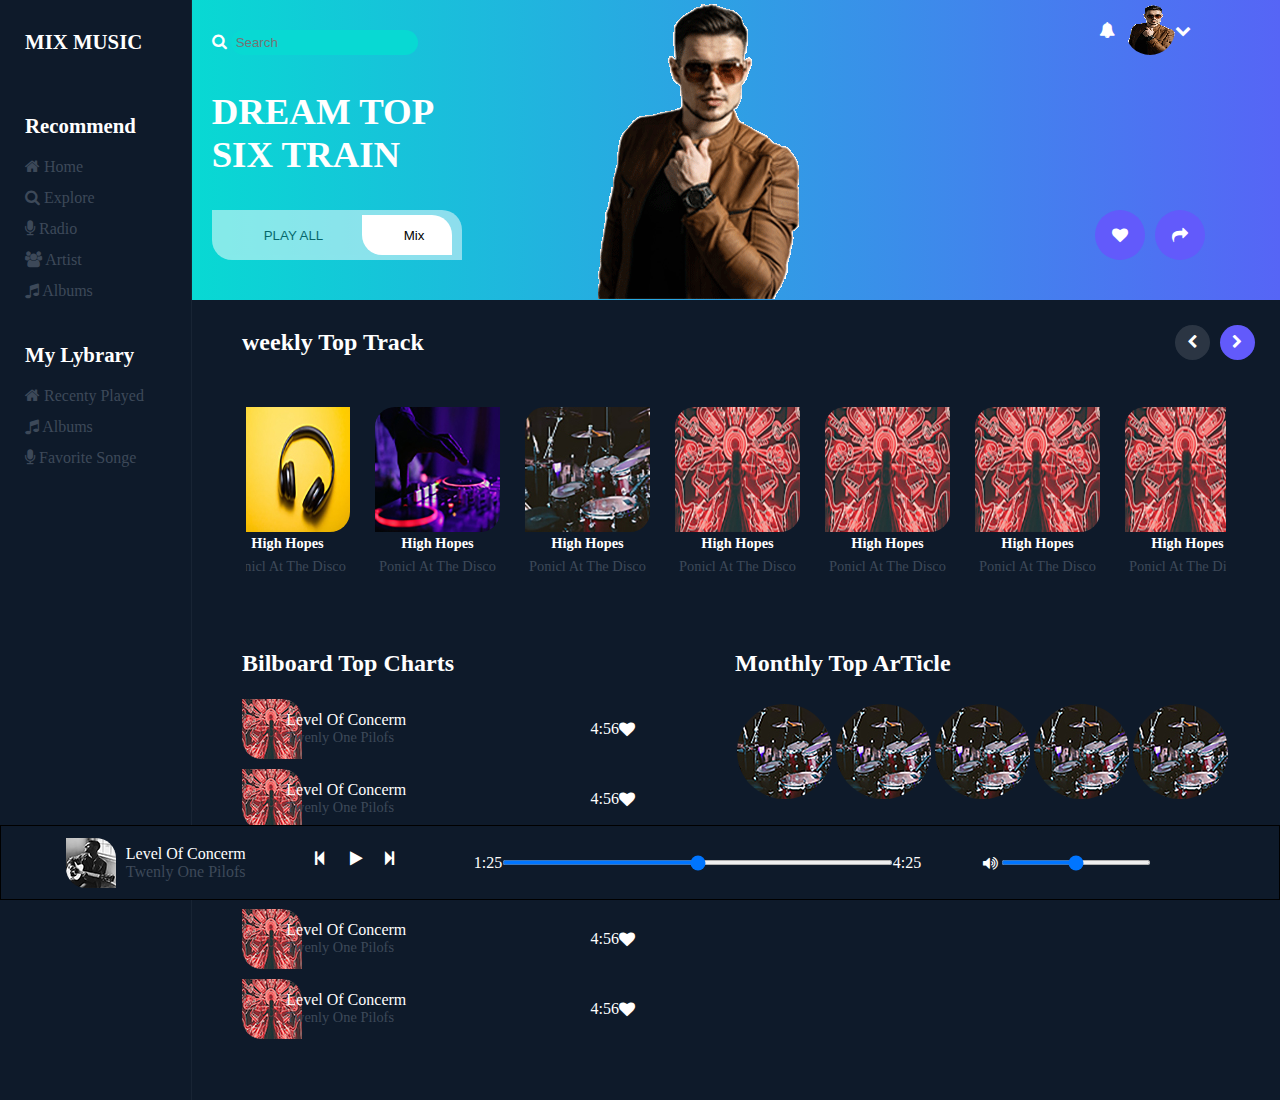
<file: index.html>
<!DOCTYPE html>
<html lang="en">

<head>
    <meta charset="UTF-8">
    <meta http-equiv="X-UA-Compatible" content="IE=edge">
    <meta name="viewport" content="width=device-width, initial-scale=1.0">
    <link rel="stylesheet" href="./css/main.css">
    <link rel="stylesheet" href="https://cdnjs.cloudflare.com/ajax/libs/font-awesome/4.7.0/css/font-awesome.min.css">
    <title>Document</title>
</head>

<body data-barba="wrapper">
    <div class="container">
        <header class="container-left">
            <div>
                <h1>MIX MUSIC</h1>
            </div>
            <div>
                <h2>Recommend</h2>
                <ul>
                    <li>
                        <i class="fa fa-home"></i>
                        <a href="index.html">Home</a>
                    </li>
                    <li>
                        <i class="fa fa-search"></i>
                        <a href="index2.html">Explore</a>
                    </li>
                    <li>
                        <i class="fa fa-microphone"></i>
                        <a href="index3.html">Radio</a>
                    </li>
                    <li>
                        <i class="fa fa-users"></i>
                        <a href="index6.html">Artist</a>
                    </li>
                    <li>
                        <i class="fa fa-music"></i>
                        <a href="index5.html">Albums</a>
                    </li>
                </ul>
            </div>
            <div>
                <h2>My Lybrary</h2>
                <ul>
                    <li>
                        <i class="fa fa-home"></i>
                        <a href="index3.html">Recenty Played</a>
                    </li>
                    <li>
                        <i class="fa fa-music"></i>
                        <a href="index5.html">Albums</a>
                    </li>
                    <li>
                        <i class="fa fa-microphone"></i>
                        <a href="index7.html">Favorite Songe</a>
                    </li>
                </ul>
            </div>
        </header>
        <section class="container-right" data-barba="container" data-barba-namespace="home">
            <div class="top">
                <div class="textinimage">
                    <div class="search">
                        <i class="fa fa-search"></i>
                        <input type="text" placeholder="Search" class="searchbox">
                    </div>
                    <div class="Text">
                        <p>DREAM TOP</p>
                        <p>SIX TRAIN</p>
                    </div>
                    <div class="button">
                        <button type="submit" class="buttoninzior">
                            <i class="fa fa-play"></i>
                            PLAY ALL
                            <button type="submit" class="buttoninone">
                                <i class="fa fa-refresh"></i>
                                Mix
                            </button>
                        </button>
                    </div>
                </div>
                <div class="image">
                    <img src="./image/maksym-tymchyk-jvo1UJ-eQaU-unsplash-removebg-preview.png" alt="" title="">
                </div>
                <div class="panelinleft">
                    <div class="topinpanel">
                        <i class="fa fa-bell"></i>
                        <img src="./image/image2.png" alt="" title="">
                        <i class="fa fa-chevron-down"></i>
                    </div>
                    <div class="bootominpanel">
                        <div id="silder-left">
                            <i class="fa fa-heart"></i>
                        </div>
                        <div id="silder-right">
                            <i class="fa fa-share"></i>
                        </div>
                    </div>
                </div>
            </div>
            <div class="bottom">
                <div class="titleincircle">
                    <h2 class="title">weekly Top Track</h2>
                    <div class="circle">
                        <div id="silder-left" onclick="scorllleft()">
                            <i class="fa fa-chevron-left"></i>
                        </div>
                        <div id="silder-right" onclick="scrollright()">
                            <i class="fa fa-chevron-right"></i>
                        </div>
                    </div>
                </div>
                <div class="silder" id="silder" onmouseover="silderscroll()">
                    <div id="thumbnail">
                        <img src="./image/photo-1513829596324-4bb2800c5efb.jpg" alt="" title="">
                        <h2>High Hopes</h2>
                        <p>Ponicl At The Disco</p>
                    </div>
                    <div id="thumbnail">
                        <img src="./image/photo-1505740420928-5e560c06d30e.jpg" alt="" title="">
                        <h2>High Hopes</h2>
                        <p>Ponicl At The Disco</p>
                    </div>
                    <div id="thumbnail">
                        <img src="./image/photo-1470225620780-dba8ba36b745.jpg" alt="" title="">
                        <h2>High Hopes</h2>
                        <p>Ponicl At The Disco</p>
                    </div>
                    <div id="thumbnail">
                        <img src="./image/photo-1461784121038-f088ca1e7714.jpg" alt="" title="">
                        <h2>High Hopes</h2>
                        <p>Ponicl At The Disco</p>
                    </div>
                    <div id="thumbnail">
                        <img src="./image/photo-1513829596324-4bb2800c5efb.jpg" alt="" title="">
                        <h2>High Hopes</h2>
                        <p>Ponicl At The Disco</p>
                    </div>
                    <div id="thumbnail">
                        <img src="./image/photo-1513829596324-4bb2800c5efb.jpg" alt="" title="">
                        <h2>High Hopes</h2>
                        <p>Ponicl At The Disco</p>
                    </div>
                    <div id="thumbnail">
                        <img src="./image/photo-1513829596324-4bb2800c5efb.jpg" alt="" title="">
                        <h2>High Hopes</h2>
                        <p>Ponicl At The Disco</p>
                    </div>
                    <div id="thumbnail">
                        <img src="./image/photo-1513829596324-4bb2800c5efb.jpg" alt="" title="">
                        <h2>High Hopes</h2>
                        <p>Ponicl At The Disco</p>
                    </div>
                    <div id="thumbnail">
                        <img src="./image/photo-1513829596324-4bb2800c5efb.jpg" alt="" title="">
                        <h2>High Hopes</h2>
                        <p>Ponicl At The Disco</p>
                    </div>
                </div>
                <div class="musicinbottom">
                    <div class="right">
                        <div class="musicinbottominrighttotop">
                            <h2>Bilboard Top Charts</h2>
                        </div>
                        <div class="musicinbottomtorightinbottom">
                            <div>
                                <img src="./image/photo-1513829596324-4bb2800c5efb1.jpg" alt="" title="">
                                <div class="text">
                                    <p>Level Of Concerm</p>
                                    <p>Twenly One Pilofs</p>
                                </div>
                                <div class="icon">
                                    <p>4:56</p>
                                    <i class="fa fa-heart"></i>
                                </div>
                            </div>
                            <div>
                                <img src="./image/photo-1513829596324-4bb2800c5efb1.jpg" alt="" title="">
                                <div class="text">
                                    <p>Level Of Concerm</p>
                                    <p>Twenly One Pilofs</p>
                                </div>
                                <div class="icon">
                                    <p>4:56</p>
                                    <i class="fa fa-heart"></i>
                                </div>
                            </div>
                            <div>
                                <img src="./image/photo-1513829596324-4bb2800c5efb1.jpg" alt="" title="">
                                <div class="text">
                                    <p>Level Of Concerm</p>
                                    <p>Twenly One Pilofs</p>
                                </div>
                                <div class="icon">
                                    <p>4:56</p>
                                    <i class="fa fa-heart"></i>
                                </div>
                            </div>
                            <div>
                                <img src="./image/photo-1513829596324-4bb2800c5efb1.jpg" alt="" title="">
                                <div class="text">
                                    <p>Level Of Concerm</p>
                                    <p>Twenly One Pilofs</p>
                                </div>
                                <div class="icon">
                                    <p>4:56</p>
                                    <i class="fa fa-heart"></i>
                                </div>
                            </div>
                            <div>
                                <img src="./image/photo-1513829596324-4bb2800c5efb1.jpg" alt="" title="">
                                <div class="text">
                                    <p>Level Of Concerm</p>
                                    <p>Twenly One Pilofs</p>
                                </div>
                                <div class="icon">
                                    <p>4:56</p>
                                    <i class="fa fa-heart"></i>
                                </div>
                            </div>
                        </div>
                    </div>
                    <div class="left">
                        <div>
                            <h2>Monthly Top ArTicle</h2>
                        </div>
                        <div class="circle">
                            <div>
                                <img src="./image/photo-1461784121038-f088ca1e77142.jpg" alt="" title="">
                            </div>
                            <div>
                                <img src="./image/photo-1461784121038-f088ca1e77142.jpg" alt="" title="">
                            </div>
                            <div>
                                <img src="./image/photo-1461784121038-f088ca1e77142.jpg" alt="" title="">
                            </div>
                            <div>
                                <img src="./image/photo-1461784121038-f088ca1e77142.jpg" alt="" title="">
                            </div>
                            <div>
                                <img src="./image/photo-1461784121038-f088ca1e77142.jpg" alt="" title="">
                            </div>
                        </div>
                    </div>
                </div>
            </div>
        </section>
        <section class="container-musicplayer">
            <div class="imageintext">
                <img src="./image/imagemusicpalyer.jpg" alt="">
                <div class="text">
                    <p>
                        Level Of Concerm
                    </p>
                    <p>
                        Twenly One Pilofs
                    </p>
                </div>
            </div>
            <div class="palyandpuse">
                <div>
                    <i class="fa fa-step-backward"></i>
                </div>
                <div>
                    <i class="fa fa-play"></i>
                </div>
                <div>
                    <i class="fa fa-step-forward"></i>
                </div>
            </div>
            <div class="sildebar">
                <p>1:25</p>
                <input type="range" name="" id="" class="silderbarmusic">
                <p>4:25</p>
            </div>
            <div class="Voice">
                <i class="fa fa-volume-up"></i>
                <input type="range" name="" id="" class="Voicemusic">
            </div>
        </section>
    </div>
    <script src="./javascrpt/silder.js"></script>
</body>

</html>
</file>
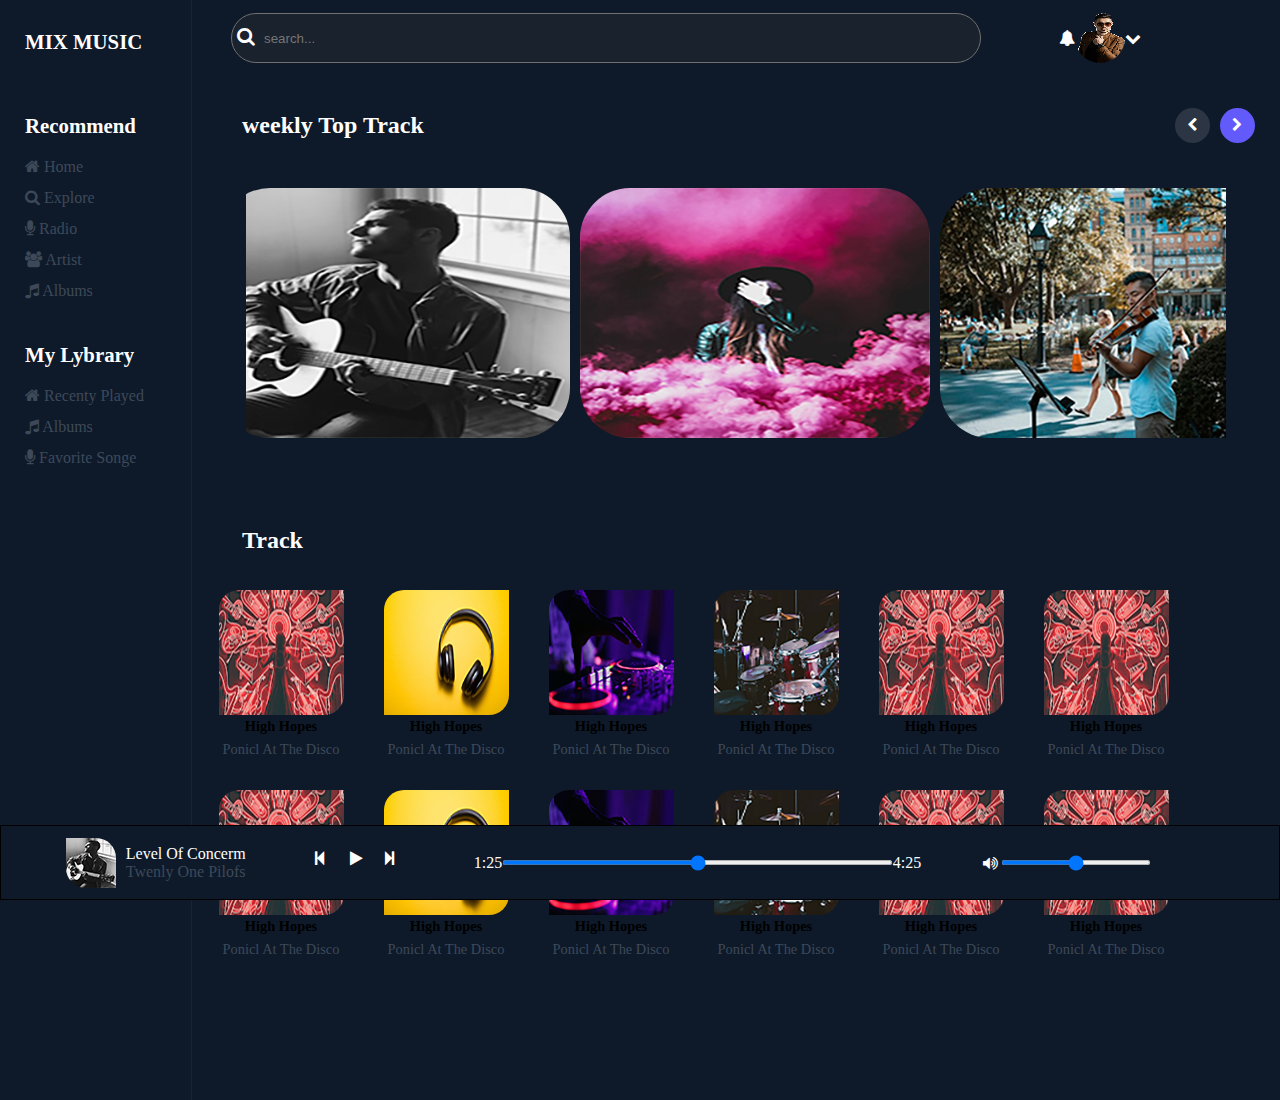
<file: index2.html>
<!DOCTYPE html>
<html lang="en">

<head>
    <meta charset="UTF-8">
    <meta http-equiv="X-UA-Compatible" content="IE=edge">
    <meta name="viewport" content="width=device-width, initial-scale=1.0">
    <link rel="stylesheet" href="./css/main.css">
    <link rel="stylesheet" href="https://cdnjs.cloudflare.com/ajax/libs/font-awesome/4.7.0/css/font-awesome.min.css">
    <title>Document</title>
</head>

<body>
    <div class="container">
        <header class="container-left">
            <div>
                <h1>MIX MUSIC</h1>
            </div>
            <div>
                <h2>Recommend</h2>
                <ul>
                    <li>
                        <i class="fa fa-home"></i>
                        <a href="index.html">Home</a>
                    </li>
                    <li>
                        <i class="fa fa-search"></i>
                        <a href="index2.html">Explore</a>
                    </li>
                    <li>
                        <i class="fa fa-microphone"></i>
                        <a href="index3.html">Radio</a>
                    </li>
                    <li>
                        <i class="fa fa-users"></i>
                        <a href="index6.html">Artist</a>
                    </li>
                    <li>
                        <i class="fa fa-music"></i>
                        <a href="index5.html">Albums</a>
                    </li>
                </ul>
            </div>
            <div>
                <h2>My Lybrary</h2>
                <ul>
                    <li>
                        <i class="fa fa-home"></i>
                        <a href="index3.html">Recenty Played</a>
                    </li>
                    <li>
                        <i class="fa fa-music"></i>
                        <a href="index5.html">Albums</a>
                    </li>
                    <li>
                        <i class="fa fa-microphone"></i>
                        <a href="index7.html">Favorite Songe</a>
                    </li>
                </ul>
            </div>
        </header>
        <section class="container-right">
            <div class="topExplore">
                <div class="searchbox">
                    <i class="fa fa-search"></i>
                    <input type="search" name="" id="" placeholder="search..." class="inputsearch">
                </div>
                <div class="account">
                    <i class="fa fa-bell"></i>
                    <img src="./image/image2.png" alt="" title="">
                    <i class="fa fa-chevron-down"></i>
                </div>
            </div>
            <div class="bottomExplore">
                <div class="silderinexpore">
                    <div class="titleincircle">
                        <h2 class="title">weekly Top Track</h2>
                        <div class="circle">
                            <div id="silder-left" onclick="scorllleft()">
                                <i class="fa fa-chevron-left"></i>
                            </div>
                            <div id="silder-right" onclick="scrollright()">
                                <i class="fa fa-chevron-right"></i>
                            </div>
                        </div>
                    </div>
                    <div class="silderoneinbotoomExplore" id="silder" onmouseover="silderscroll()">
                        <div>
                            <img src="./image/image1.jpg" alt="" title="">
                        </div>
                        <div>
                            <img src="./image/image3.jpg" alt="" title="">
                        </div>
                        <div>
                            <img src="./image/image2.jpg" alt="" title="">
                        </div>
                        <div>
                            <img src="./image/image2.jpg" alt="" title="">
                        </div>
                        <div>
                            <img src="./image/image2.jpg" alt="" title="">
                        </div>
                        <div>
                            <img src="./image/image2.jpg" alt="" title="">
                        </div>
                    </div>
                </div>
                <div class="music">
                    <div class="titleinbottomExplore">
                        <h2 class="title">Track</h2>
                    </div>
                    <div class="silderbotoomExplore">
                        <div>
                            <img src="./image/photo-1513829596324-4bb2800c5efb.jpg" alt="" title="">
                            <h2>High Hopes</h2>
                            <p>Ponicl At The Disco</p>
                        </div>
                        <div>
                            <img src="./image/photo-1505740420928-5e560c06d30e.jpg" alt="" title="">
                            <h2>High Hopes</h2>
                            <p>Ponicl At The Disco</p>
                        </div>
                        <div>
                            <img src="./image/photo-1470225620780-dba8ba36b745.jpg" alt="" title="">
                            <h2>High Hopes</h2>
                            <p>Ponicl At The Disco</p>
                        </div>
                        <div>
                            <img src="./image/photo-1461784121038-f088ca1e7714.jpg" alt="" title="">
                            <h2>High Hopes</h2>
                            <p>Ponicl At The Disco</p>
                        </div>
                        <div>
                            <img src="./image/photo-1513829596324-4bb2800c5efb.jpg" alt="" title="">
                            <h2>High Hopes</h2>
                            <p>Ponicl At The Disco</p>
                        </div>
                        <div>
                            <img src="./image/photo-1513829596324-4bb2800c5efb.jpg" alt="" title="">
                            <h2>High Hopes</h2>
                            <p>Ponicl At The Disco</p>
                        </div>
                        <div>
                            <img src="./image/photo-1513829596324-4bb2800c5efb.jpg" alt="" title="">
                            <h2>High Hopes</h2>
                            <p>Ponicl At The Disco</p>
                        </div>
                        <div>
                            <img src="./image/photo-1505740420928-5e560c06d30e.jpg" alt="" title="">
                            <h2>High Hopes</h2>
                            <p>Ponicl At The Disco</p>
                        </div>
                        <div>
                            <img src="./image/photo-1470225620780-dba8ba36b745.jpg" alt="" title="">
                            <h2>High Hopes</h2>
                            <p>Ponicl At The Disco</p>
                        </div>
                        <div>
                            <img src="./image/photo-1461784121038-f088ca1e7714.jpg" alt="" title="">
                            <h2>High Hopes</h2>
                            <p>Ponicl At The Disco</p>
                        </div>
                        <div>
                            <img src="./image/photo-1513829596324-4bb2800c5efb.jpg" alt="" title="">
                            <h2>High Hopes</h2>
                            <p>Ponicl At The Disco</p>
                        </div>
                        <div>
                            <img src="./image/photo-1513829596324-4bb2800c5efb.jpg" alt="" title="">
                            <h2>High Hopes</h2>
                            <p>Ponicl At The Disco</p>
                        </div>
                    </div>
                </div>
            </div>
        </section>
        <section class="container-musicplayer">
            <div class="imageintext">
                <img src="./image/imagemusicpalyer.jpg" alt="">
                <div class="text">
                    <p>
                        Level Of Concerm
                    </p>
                    <p>
                        Twenly One Pilofs
                    </p>
                </div>
            </div>
            <div class="palyandpuse">
                <div>
                    <i class="fa fa-step-backward"></i>
                </div>
                <div>
                    <i class="fa fa-play"></i>
                </div>
                <div>
                    <i class="fa fa-step-forward"></i>
                </div>
            </div>
            <div class="sildebar">
                <p>1:25</p>
                <input type="range" name="" id="" class="silderbarmusic">
                <p>4:25</p>
            </div>
            <div class="Voice">
                <i class="fa fa-volume-up"></i>
                <input type="range" name="" id="" class="Voicemusic">
            </div>
        </section>
    </div>
    <script src="./javascrpt/silder.js"></script>
</body>

</html>
</file>
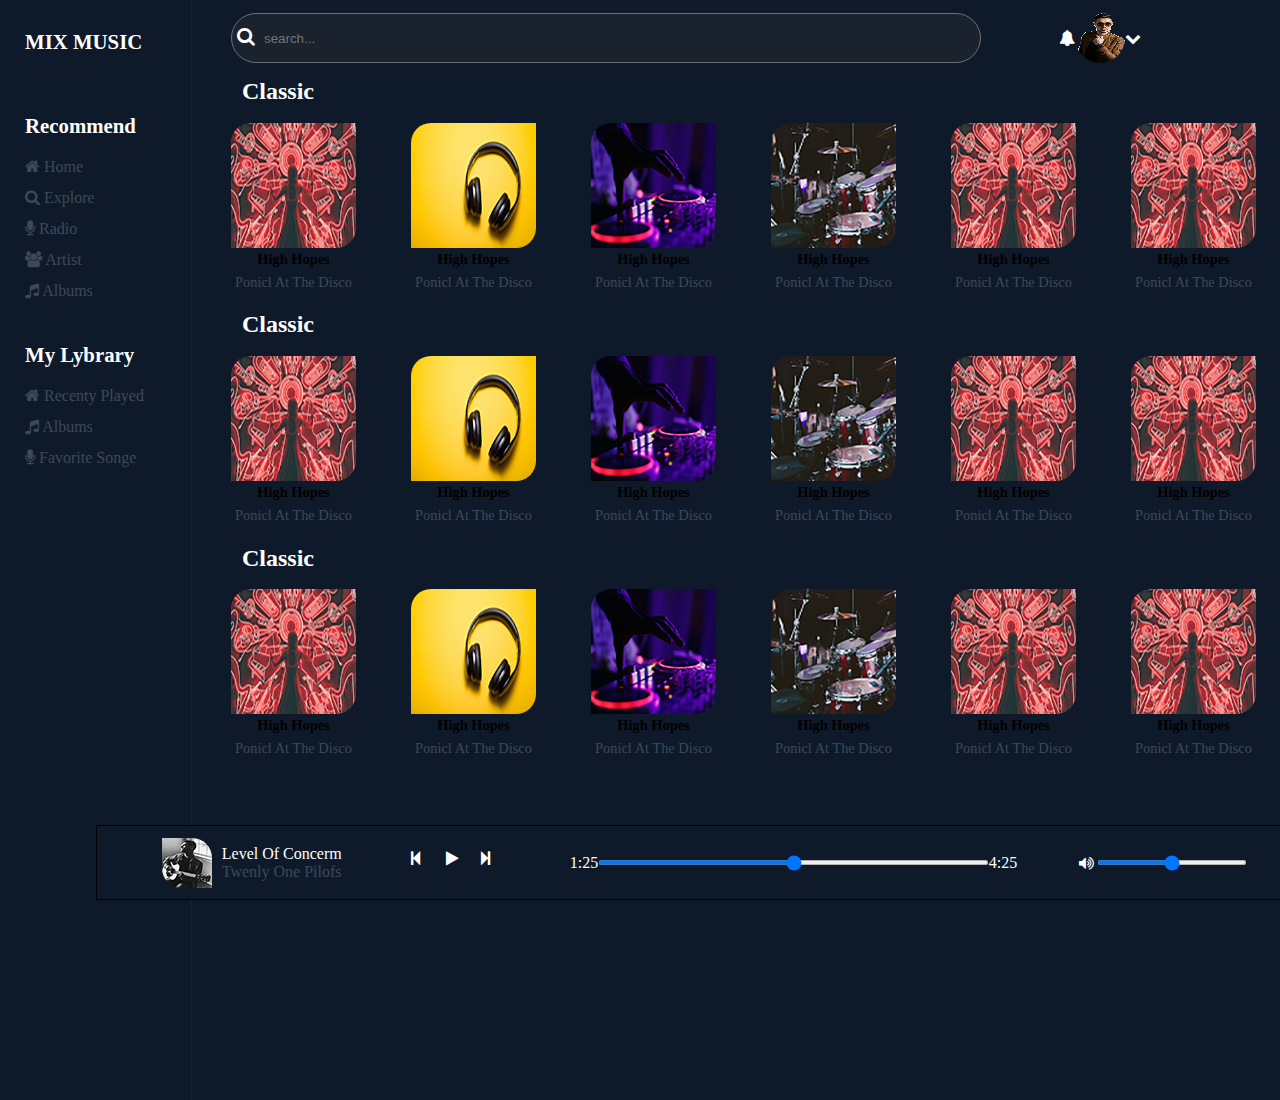
<file: index5.html>
<!DOCTYPE html>
<html lang="en">

<head>
    <meta charset="UTF-8">
    <meta http-equiv="X-UA-Compatible" content="IE=edge">
    <meta name="viewport" content="width=device-width, initial-scale=1.0">
    <link rel="stylesheet" href="./css/main.css">
    <link rel="stylesheet" href="https://cdnjs.cloudflare.com/ajax/libs/font-awesome/4.7.0/css/font-awesome.min.css">
    <title>Document</title>
</head>
<div class="container">
    <header class="container-left">
        <div>
            <h1>MIX MUSIC</h1>
        </div>
        <div>
            <h2>Recommend</h2>
            <ul>
                <li>
                    <i class="fa fa-home"></i>
                    <a href="index.html">Home</a>
                </li>
                <li>
                    <i class="fa fa-search"></i>
                    <a href="index2.html">Explore</a>
                </li>
                <li>
                    <i class="fa fa-microphone"></i>
                    <a href="index3.html">Radio</a>
                </li>
                <li>
                    <i class="fa fa-users"></i>
                    <a href="index6.html">Artist</a>
                </li>
                <li>
                    <i class="fa fa-music"></i>
                    <a href="index5.html">Albums</a>
                </li>
            </ul>
        </div>
        <div>
            <h2>My Lybrary</h2>
            <ul>
                <li>
                    <i class="fa fa-home"></i>
                    <a href="index3.html">Recenty Played</a>
                </li>
                <li>
                    <i class="fa fa-music"></i>
                    <a href="index5.html">Albums</a>
                </li>
                <li>
                    <i class="fa fa-microphone"></i>
                    <a href="index7.html">Favorite Songe</a>
                </li>
            </ul>
        </div>
    </header>
    <section class="container-right">
        <div class="topAlbums">
            <div class="searchbox">
                <i class="fa fa-search"></i>
                <input type="search" name="" id="" placeholder="search..." class="inputsearch">
            </div>
            <div class="account">
                <i class="fa fa-bell"></i>
                <img src="./image/image2.png" alt="" title="">
                <i class="fa fa-chevron-down"></i>
            </div>
        </div>
        <div class="Albums">
            <div class="titleinbottomAlbums">
                <h2 class="title">Classic</h2>
            </div>
            <div class="bottomAlbums">
                <div>
                    <img src="./image/photo-1513829596324-4bb2800c5efb.jpg" alt="" title="">
                    <h2>High Hopes</h2>
                    <p>Ponicl At The Disco</p>
                </div>
                <div>
                    <img src="./image/photo-1505740420928-5e560c06d30e.jpg" alt="" title="">
                    <h2>High Hopes</h2>
                    <p>Ponicl At The Disco</p>
                </div>
                <div>
                    <img src="./image/photo-1470225620780-dba8ba36b745.jpg" alt="" title="">
                    <h2>High Hopes</h2>
                    <p>Ponicl At The Disco</p>
                </div>
                <div>
                    <img src="./image/photo-1461784121038-f088ca1e7714.jpg" alt="" title="">
                    <h2>High Hopes</h2>
                    <p>Ponicl At The Disco</p>
                </div>
                <div>
                    <img src="./image/photo-1513829596324-4bb2800c5efb.jpg" alt="" title="">
                    <h2>High Hopes</h2>
                    <p>Ponicl At The Disco</p>
                </div>
                <div>
                    <img src="./image/photo-1513829596324-4bb2800c5efb.jpg" alt="" title="">
                    <h2>High Hopes</h2>
                    <p>Ponicl At The Disco</p>
                </div>
            </div>
            <div class="titleinbottomAlbums">
                <h2 class="title">Classic</h2>
            </div>
            <div class="bottomAlbums">
                <div>
                    <img src="./image/photo-1513829596324-4bb2800c5efb.jpg" alt="" title="">
                    <h2>High Hopes</h2>
                    <p>Ponicl At The Disco</p>
                </div>
                <div>
                    <img src="./image/photo-1505740420928-5e560c06d30e.jpg" alt="" title="">
                    <h2>High Hopes</h2>
                    <p>Ponicl At The Disco</p>
                </div>
                <div>
                    <img src="./image/photo-1470225620780-dba8ba36b745.jpg" alt="" title="">
                    <h2>High Hopes</h2>
                    <p>Ponicl At The Disco</p>
                </div>
                <div>
                    <img src="./image/photo-1461784121038-f088ca1e7714.jpg" alt="" title="">
                    <h2>High Hopes</h2>
                    <p>Ponicl At The Disco</p>
                </div>
                <div>
                    <img src="./image/photo-1513829596324-4bb2800c5efb.jpg" alt="" title="">
                    <h2>High Hopes</h2>
                    <p>Ponicl At The Disco</p>
                </div>
                <div>
                    <img src="./image/photo-1513829596324-4bb2800c5efb.jpg" alt="" title="">
                    <h2>High Hopes</h2>
                    <p>Ponicl At The Disco</p>
                </div>
            </div>
            <div class="titleinbottomAlbums">
                <h2 class="title">Classic</h2>
            </div>
            <div class="bottomAlbums">
                <div>
                    <img src="./image/photo-1513829596324-4bb2800c5efb.jpg" alt="" title="">
                    <h2>High Hopes</h2>
                    <p>Ponicl At The Disco</p>
                </div>
                <div>
                    <img src="./image/photo-1505740420928-5e560c06d30e.jpg" alt="" title="">
                    <h2>High Hopes</h2>
                    <p>Ponicl At The Disco</p>
                </div>
                <div>
                    <img src="./image/photo-1470225620780-dba8ba36b745.jpg" alt="" title="">
                    <h2>High Hopes</h2>
                    <p>Ponicl At The Disco</p>
                </div>
                <div>
                    <img src="./image/photo-1461784121038-f088ca1e7714.jpg" alt="" title="">
                    <h2>High Hopes</h2>
                    <p>Ponicl At The Disco</p>
                </div>
                <div>
                    <img src="./image/photo-1513829596324-4bb2800c5efb.jpg" alt="" title="">
                    <h2>High Hopes</h2>
                    <p>Ponicl At The Disco</p>
                </div>
                <div>
                    <img src="./image/photo-1513829596324-4bb2800c5efb.jpg" alt="" title="">
                    <h2>High Hopes</h2>
                    <p>Ponicl At The Disco</p>
                </div>
            </div>
        </div>
        <section class="container-musicplayer">
            <div class="imageintext">
                <img src="./image/imagemusicpalyer.jpg" alt="">
                <div class="text">
                    <p>
                        Level Of Concerm
                    </p>
                    <p>
                        Twenly One Pilofs
                    </p>
                </div>
            </div>
            <div class="palyandpuse">
                <div>
                    <i class="fa fa-step-backward"></i>
                </div>
                <div>
                    <i class="fa fa-play"></i>
                </div>
                <div>
                    <i class="fa fa-step-forward"></i>
                </div>
            </div>
            <div class="sildebar">
                <p>1:25</p>
                <input type="range" name="" id="" class="silderbarmusic">
                <p>4:25</p>
            </div>
            <div class="Voice">
                <i class="fa fa-volume-up"></i>
                <input type="range" name="" id="" class="Voicemusic">
            </div>
        </section>
    </section>
    </body>

</html>
</file>
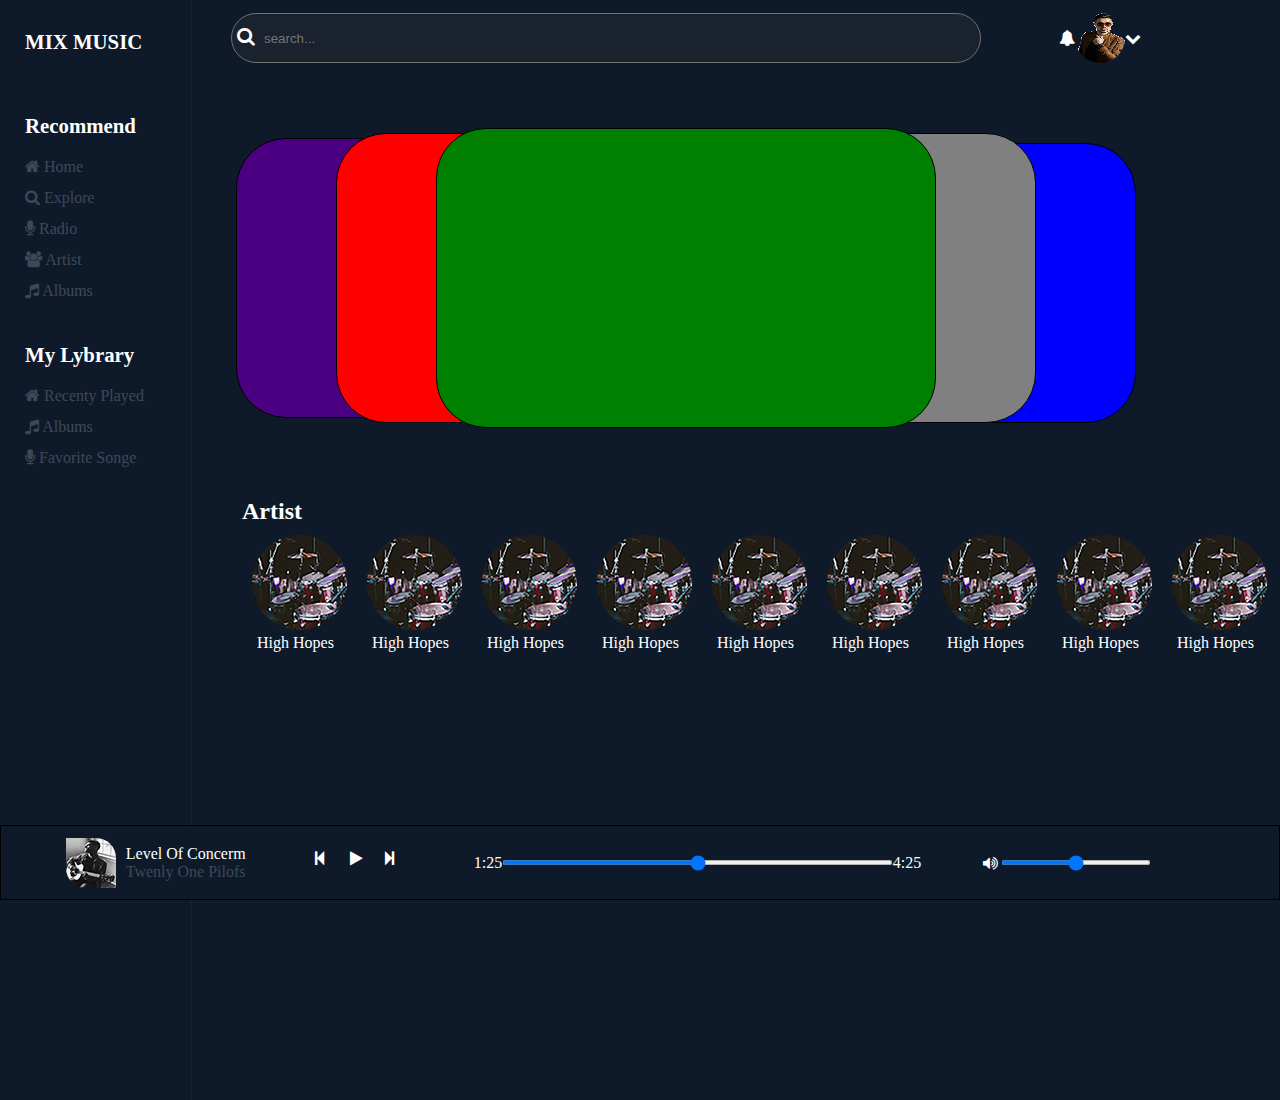
<file: index6.html>
<!DOCTYPE html>
<html lang="en">

<head>
    <meta charset="UTF-8">
    <meta http-equiv="X-UA-Compatible" content="IE=edge">
    <meta name="viewport" content="width=device-width, initial-scale=1.0">
    <link rel="stylesheet" href="./css/main.css">
    <link rel="stylesheet" href="https://cdnjs.cloudflare.com/ajax/libs/font-awesome/4.7.0/css/font-awesome.min.css">
</head>

<body>
    <div class="container">
        <header class="container-left">
            <div>
                <h1>MIX MUSIC</h1>
            </div>
            <div>
                <h2>Recommend</h2>
                <ul>
                    <li>
                        <i class="fa fa-home"></i>
                        <a href="index.html">Home</a>
                    </li>
                    <li>
                        <i class="fa fa-search"></i>
                        <a href="index2.html">Explore</a>
                    </li>
                    <li>
                        <i class="fa fa-microphone"></i>
                        <a href="index3.html">Radio</a>
                    </li>
                    <li>
                        <i class="fa fa-users"></i>
                        <a href="index6.html">Artist</a>
                    </li>
                    <li>
                        <i class="fa fa-music"></i>
                        <a href="index5.html">Albums</a>
                    </li>
                </ul>
            </div>
            <div>
                <h2>My Lybrary</h2>
                <ul>
                    <li>
                        <i class="fa fa-home"></i>
                        <a href="index3.html">Recenty Played</a>
                    </li>
                    <li>
                        <i class="fa fa-music"></i>
                        <a href="index5.html">Albums</a>
                    </li>
                    <li>
                        <i class="fa fa-microphone"></i>
                        <a href="index7.html">Favorite Songe</a>
                    </li>
                </ul>
            </div>
        </header>
        <section class="container-right">
            <div class="topExplore">
                <div class="searchbox">
                    <i class="fa fa-search"></i>
                    <input type="search" name="" id="" placeholder="search..." class="inputsearch">
                </div>
                <div class="account">
                    <i class="fa fa-bell"></i>
                    <img src="./image/image2.png" alt="" title="">
                    <i class="fa fa-chevron-down"></i>
                </div>
            </div>
            <div class="bottomArtist">
                <div class="topArtist">
                    <div class="one"></div>
                    <div class="two"></div>
                    <div class="three"></div>
                    <div class="four"></div>
                    <div class="five"></div>
                </div>
                <div class="bottomincircle">
                    <div class="bottomtitle">
                        <h2>Artist</h2>
                    </div>
                    <div class="circle">
                        <div>
                            <img src="./image/photo-1461784121038-f088ca1e77142.jpg" alt="" title="">
                            <p>High Hopes</p>
                        </div>
                        <div>
                            <img src="./image/photo-1461784121038-f088ca1e77142.jpg" alt="" title="">
                            <p>High Hopes</p>
                        </div>
                        <div>
                            <img src="./image/photo-1461784121038-f088ca1e77142.jpg" alt="" title="">
                            <p>High Hopes</p>
                        </div>
                        <div>
                            <img src="./image/photo-1461784121038-f088ca1e77142.jpg" alt="" title="">
                            <p>High Hopes</p>
                        </div>
                        <div>
                            <img src="./image/photo-1461784121038-f088ca1e77142.jpg" alt="" title="">
                            <p>High Hopes</p>
                        </div>
                        <div>
                            <img src="./image/photo-1461784121038-f088ca1e77142.jpg" alt="" title="">
                            <p>High Hopes</p>
                        </div>
                        <div>
                            <img src="./image/photo-1461784121038-f088ca1e77142.jpg" alt="" title="">
                            <p>High Hopes</p>
                        </div>
                        <div>
                            <img src="./image/photo-1461784121038-f088ca1e77142.jpg" alt="" title="">
                            <p>High Hopes</p>
                        </div>
                        <div>
                            <img src="./image/photo-1461784121038-f088ca1e77142.jpg" alt="" title="">
                            <p>High Hopes</p>
                        </div>
                    </div>
                </div>
            </div>
        </section>
    </div>
    <section class="container-musicplayer">
        <div class="imageintext">
            <img src="./image/imagemusicpalyer.jpg" alt="">
            <div class="text">
                <p>
                    Level Of Concerm
                </p>
                <p>
                    Twenly One Pilofs
                </p>
            </div>
        </div>
        <div class="palyandpuse">
            <div>
                <i class="fa fa-step-backward"></i>
            </div>
            <div>
                <i class="fa fa-play"></i>
            </div>
            <div>
                <i class="fa fa-step-forward"></i>
            </div>
        </div>
        <div class="sildebar">
            <p>1:25</p>
            <input type="range" name="" id="" class="silderbarmusic">
            <p>4:25</p>
        </div>
        <div class="Voice">
            <i class="fa fa-volume-up"></i>
            <input type="range" name="" id="" class="Voicemusic">
        </div>
    </section>
    </div>
</body>

</html>
</file>
<file: css/main.css>
*{margin:0;padding:0;box-sizing:border-box;direction:ltr}body{width:100%;min-height:100vh}i{color:white}.container{width:100%;display:flex;justify-content:center;align-items:center}.container .container-left{display:flex;justify-content:flex-start;align-items:flex-start;flex-direction:column;color:#fff;width:15%;height:1100px;background-color:#0e1a2a;border-right:1px solid #182434}.container .container-left>div{margin:30px 0 30px 25px}.container .container-left>div h2,.container .container-left>div h1{font-size:1.3em}.container .container-left>div ul{width:100%;height:125px;margin-top:20px;list-style:none}.container .container-left>div ul li{margin-top:13px}.container .container-left>div ul li a{text-decoration:none;color:#3d4959}.container .container-left>div ul li i{color:#3d4959}.container .container-right{width:85%;height:1100px;background-color:#0e1a2a;display:flex;justify-content:flex-start;align-items:center;flex-direction:column}.container .container-right>div{width:100%}.container .container-right .topAlbums{height:75px;display:flex;justify-content:space-around;align-items:center}.container .container-right .topAlbums .searchbox{width:750px;height:50px;border:1px solid white;position:relative;right:25px;background-color:#39393949;border-radius:50px;border:1px solid #707070}.container .container-right .topAlbums .searchbox i.fa{color:white;font-size:1.2em;margin-left:5px}.container .container-right .topAlbums .account{position:relative;right:75px;display:flex;justify-content:center;align-items:center}.container .container-right .topAlbums .account img{width:50px;height:50px;border-radius:50%}.container .container-right .Albums{height:700px;display:flex;justify-content:flex-start;align-items:center;flex-direction:column}.container .container-right .Albums .titleinbottomAlbums{width:100%;height:100px;display:flex;justify-content:space-between;align-items:center}.container .container-right .Albums .titleinbottomAlbums .title{margin-left:50px;color:#fff}.container .container-right .Albums .bottomAlbums{width:100%;height:200px;display:flex;justify-content:center;align-items:center;flex-direction:row}.container .container-right .Albums .bottomAlbums>div{width:165px;height:200px;margin-left:15px;border-radius:20px 0 20px 0;display:flex;justify-content:center;align-items:center;flex-direction:column;transition:background-color ease 0.7s}.container .container-right .Albums .bottomAlbums>div p,.container .container-right .Albums .bottomAlbums>div h2{font-size:0.9em;margin:3px}.container .container-right .Albums .bottomAlbums>div img{border-radius:20px 0 20px 0}.container .container-right .Albums .bottomAlbums>div p{color:#3d4959}.container .container-right .Albums .bottomAlbums>div:hover{background-color:#152034}.container .container-right .topExplore{height:75px;display:flex;justify-content:space-around;align-items:center}.container .container-right .topExplore .searchbox{width:750px;height:50px;border:1px solid white;position:relative;right:25px;background-color:#39393949;border-radius:50px;border:1px solid #707070}.container .container-right .topExplore .searchbox i.fa{color:white;font-size:1.2em;margin-left:5px}.container .container-right .topExplore .account{position:relative;right:75px;display:flex;justify-content:center;align-items:center}.container .container-right .topExplore .account img{width:50px;height:50px;border-radius:50%}.container .container-right .top{height:300px;background:linear-gradient(to right, #08d9d3, #5665f6);display:flex;justify-content:space-around;align-items:center}.container .container-right .top .textinimage{display:flex;justify-content:center;align-items:flex-start;flex-direction:column}.container .container-right .top .textinimage .Text{width:100%;height:250px;position:relative;top:90px;right:50px;color:#fff}.container .container-right .top .textinimage .Text>p{font-size:2.3em;font-weight:bold}.container .container-right .top .image{position:relative;top:3px;right:150px}.container .container-right .top .panelinleft{display:flex;justify-content:flex-start;align-items:center;flex-direction:column;color:#fff}.container .container-right .top .panelinleft>div{display:flex;justify-content:center;align-items:center;flex-direction:row}.container .container-right .top .panelinleft .topinpanel{position:relative;bottom:90px}.container .container-right .top .panelinleft .topinpanel img{border-radius:50%}.container .container-right .top .panelinleft .topinpanel i{margin-right:10px}.container .container-right .top .panelinleft .bootominpanel{position:relative;top:60px}.container .container-right .top .panelinleft .bootominpanel>div{width:50px;height:50px;border-radius:50%;margin:5px;background-color:#625afb}.container .container-right .top .panelinleft .bootominpanel>div i.fa{position:relative;top:17px;left:17px}.container .bottomArtist{width:100%;height:750px;display:flex;justify-content:center;align-items:center;flex-direction:column}.container .bottomArtist .topArtist{width:100%;height:400px;display:flex;justify-content:center;align-items:center;flex-direction:row;flex-wrap:wrap;position:relative;bottom:75px}.container .bottomArtist .topArtist>div{border:1px solid black;border-radius:50px}.container .bottomArtist .topArtist .one{width:500px;height:290px;position:relative;top:45px;left:100px;background-color:red;z-index:8;transition:transform ease 1s}.container .bottomArtist .topArtist .one:hover{transform:scale(1.1);position:relative;z-index:11}.container .bottomArtist .topArtist .two{width:500px;height:280px;background-color:blue;position:relative;top:50px;right:100px;transition:transform ease 1s}.container .bottomArtist .topArtist .two:hover{transform:scale(1.1);position:relative;z-index:11}.container .bottomArtist .topArtist .three{width:500px;height:300px;background-color:green;position:relative;bottom:250px;left:200px;z-index:10}.container .bottomArtist .topArtist .four{width:500px;height:290px;background-color:grey;position:relative;bottom:250px;right:200px;z-index:9;transition:transform ease 1s}.container .bottomArtist .topArtist .four:hover{transform:scale(1.1);position:relative;z-index:11}.container .bottomArtist .topArtist .five{width:500px;height:280px;background-color:indigo;position:relative;bottom:540px;right:250px;transition:transform ease 1s}.container .bottomArtist .topArtist .five:hover{transform:scale(1.1);position:relative;z-index:11}.container .bottomArtist .bottomincircle{width:100%;display:flex;justify-content:center;align-items:flex-start;flex-direction:column;position:relative;bottom:75px}.container .bottomArtist .bottomincircle .bottomtitle{margin:10px 0 0 50px;color:#fff}.container .bottomArtist .bottomincircle .circle{display:flex;justify-content:center;align-items:center;flex-direction:row;position:relative;left:50px}.container .bottomArtist .bottomincircle .circle>div{margin:10px}.container .bottomArtist .bottomincircle .circle>div img{border-radius:50%}.container .bottomArtist .bottomincircle .circle>div p{position:relative;left:5px;color:#fff}.container .bottominFavorite{width:100%;height:500px;display:flex;justify-content:flex-start;align-items:flex-start;flex-direction:column}.container .bottominFavorite .bottominFavoriteintitle{margin:10px 0 0 50px;color:#fff}.container .bottominFavorite .bottominFavoritesonge{width:100%;height:400px;display:flex;justify-content:center;align-items:flex-start;flex-direction:column}.container .bottominFavorite .bottominFavoritesonge>div{height:150px;display:flex;justify-content:space-around;align-items:center;flex-direction:row;margin:5px;padding:5px;color:#fff;position:relative;left:40px;top:10px;border-radius:20px 0 20px 0;transition:background-color ease 1s}.container .bottominFavorite .bottominFavoritesonge>div:hover{background-color:#152034}.container .bottominFavorite .bottominFavoritesonge>div img{border-radius:20px 0 20px 0}.container .bottominFavorite .bottominFavoritesonge>div .text{margin-left:10px}.container .bottominFavorite .bottominFavoritesonge>div .text p:nth-child(2){color:#3d4959;font-size:0.9em}.container .bottominFavorite .bottominFavoritesonge>div .Minutes{display:flex;justify-content:center;align-items:center;width:50px;margin-left:400px}.container .bottominFavorite .bottominFavoritesonge>div .icon{width:50px;display:flex;justify-content:center;align-items:center;flex-direction:row;margin-left:50px}.container .bottomExplore{width:100%;display:flex;justify-content:center;align-items:center;flex-direction:column}.container .bottomExplore .silderinexpore{width:100%;height:400px;display:flex;justify-content:center;align-items:center;flex-direction:column}.container .bottomExplore .silderinexpore .titleincircle{width:100%;display:flex;justify-content:space-between;align-items:center;flex-direction:row}.container .bottomExplore .silderinexpore .titleincircle .title{margin-left:50px;color:#fff}.container .bottomExplore .silderinexpore .titleincircle .circle{width:100px;height:75px;display:flex;justify-content:center;align-items:center;flex-direction:row;margin-right:10px}.container .bottomExplore .silderinexpore .titleincircle .circle>div{width:35px;height:35px;border-radius:50%;margin-right:10px;background-color:rgba(255,255,255,0.123)}.container .bottomExplore .silderinexpore .titleincircle .circle>div i.fa{font-size:0.9em;position:relative;left:12px;top:8px}.container .bottomExplore .silderinexpore .titleincircle .circle>div:nth-child(2){background-color:#625afb}.container .bottomExplore .silderinexpore .silderoneinbotoomExplore{width:90%;height:300px;display:flex;justify-content:center;align-items:center;flex-direction:row;position:relative;overflow-x:auto;overflow-x:hidden;position:relative}.container .bottomExplore .silderinexpore .silderoneinbotoomExplore>div{width:350px;height:250px;border-radius:50px;margin:5px;position:relative;left:560px}.container .bottomExplore .silderinexpore .silderoneinbotoomExplore>div img{border-radius:50px;width:350px;height:250px}.container .music{width:100%;display:flex;justify-content:center;align-items:center;flex-direction:column}.container .music .titleinbottomExplore{width:100%;height:100px;display:flex;justify-content:flex-start;align-items:center;position:relative;top:15px}.container .music .titleinbottomExplore .title{margin-left:50px;color:#fff}.container .music .bottomintitle{width:100%;display:grid;justify-content:flex-start;align-items:center;grid-template-columns:165px 165px 165px 165px 165px 165px;position:relative;right:45px;bottom:50px}.container .music .bottomintitle>div{height:200px;margin-left:15px;border-radius:20px 0 20px 0;display:flex;justify-content:center;align-items:center;flex-direction:column;transition:background-color ease 0.7s}.container .music .bottomintitle>div p,.container .music .bottomintitle>div h2{font-size:0.9em;margin:3px}.container .music .bottomintitle>div img{border-radius:20px 0 20px 0}.container .music .bottomintitle>div p{color:#3d4959}.container .music .bottomintitle>div:hover{background-color:#152034}.bottommusic{width:100%;height:350px}.bottommusic .titleinmusic{height:50px;display:flex;justify-content:flex-start;align-items:center;position:relative;top:15px}.bottommusic .titleinmusic .title{margin-left:50px;color:#fff}.bottommusic .titleinbottomExplore{width:100%;height:100px;display:flex;justify-content:center;align-items:center;position:relative;top:15px}.bottommusic .titleinbottomExplore .title{color:#fff}.bottommusic .titleinbottomExplore .circle{width:100px;height:75px;display:flex;justify-content:center;align-items:center;flex-direction:row;margin-right:10px;position:relative;right:100px}.bottommusic .titleinbottomExplore .circle>div{width:35px;height:35px;border-radius:50%;margin-right:10px;background-color:rgba(255,255,255,0.123)}.bottommusic .titleinbottomExplore .circle>div i.fa{font-size:0.9em;position:relative;left:12px;top:8px}.bottommusic .titleinbottomExplore .circle>div:nth-child(2){background-color:#625afb}.musicpalyer{width:100%;height:375px;display:flex;justify-content:center;align-items:center;flex-direction:row;position:relative;top:25px}.musicpalyer>div{width:50%;height:375px;display:flex;justify-content:center;align-items:center}.musicpalyer>div .image{width:75%;height:375px;border:1px solid black;border-radius:50px}.musicpalyer .right{display:flex;justify-content:center;align-items:flex-start;flex-direction:column}.musicpalyer .right p{color:white;font-size:1.2em;margin-top:10px;position:relative;bottom:45px}.titleinbotoomExplore{width:100%;height:100px;display:flex;justify-content:space-between;align-items:center;position:relative;top:15px}.titleinbotoomExplore .title{color:#fff;margin-left:50px}.silderbotoomExplore{width:100%;display:grid;justify-content:center;align-items:center;grid-template-columns:165px 165px 165px 165px 165px 165px;position:relative;right:45px;overflow-x:auto}.silderbotoomExplore>div{height:200px;margin-left:5px;padding:10px;border-radius:20px 0 20px 0;display:flex;justify-content:center;align-items:center;flex-direction:column;transition:background-color ease 0.7s}.silderbotoomExplore>div p,.silderbotoomExplore>div h2{font-size:0.9em;margin:3px}.silderbotoomExplore>div img{border-radius:20px 0 20px 0;width:125px;height:125px}.silderbotoomExplore>div p{color:#3d4959}.silderbotoomExplore>div:hover{background-color:#152034}.bottom{height:700px;display:flex;justify-content:flex-start;align-items:center;flex-direction:column;color:#fff}.bottom .titleincircle{width:100%;height:100px;display:flex;justify-content:space-between;align-items:center}.bottom .titleincircle .title{margin-left:50px}.bottom .titleincircle .circle{width:100px;height:75px;display:flex;justify-content:center;align-items:center;flex-direction:row;margin-right:10px}.bottom .titleincircle .circle>div{width:35px;height:35px;border-radius:50%;margin-right:10px;background-color:rgba(255,255,255,0.123)}.bottom .titleincircle .circle>div i.fa{font-size:0.9em;position:relative;left:12px;top:8px}.bottom .titleincircle .circle>div:nth-child(2){background-color:#625afb}.bottom .silder{width:90%;height:250px;display:flex;justify-content:center;align-items:center;flex-direction:row;overflow-x:auto;overflow-x:hidden}.bottom .silder>div{width:200px;height:200px;margin-left:5px;padding:10px;border-radius:20px 0 20px 0;display:flex;justify-content:center;align-items:center;flex-direction:column;transition:background-color ease 0.7s}.bottom .silder>div p,.bottom .silder>div h2{font-size:0.9em;margin:3px}.bottom .silder>div img{border-radius:20px 0 20px 0;width:125px;height:125px}.bottom .silder>div p{color:#3d4959}.bottom .silder>div:hover{background-color:#152034}.bottom .musicinbottom{width:100%;height:400px;display:flex;justify-content:center;align-items:flex-start;flex-direction:row}.bottom .musicinbottom>div{width:50%;margin:50px;display:flex;justify-content:flex-start;align-items:flex-start;flex-direction:column}.bottom .musicinbottom .right{height:400px}.bottom .musicinbottom .right .musicinbottomtorightinbottom{width:100%;height:375px;display:flex;justify-content:center;align-items:flex-start;flex-direction:column}.bottom .musicinbottom .right .musicinbottomtorightinbottom>div{width:100%;height:60px;margin-top:10px;display:flex;justify-content:space-between;align-items:center;flex-direction:row}.bottom .musicinbottom .right .musicinbottomtorightinbottom>div img{border-radius:0 20px 0 20px}.bottom .musicinbottom .right .musicinbottomtorightinbottom>div .text{position:relative;right:100px}.bottom .musicinbottom .right .musicinbottomtorightinbottom>div .text p:nth-child(2){color:#3d4959;font-size:0.9em}.bottom .musicinbottom .right .musicinbottomtorightinbottom>div .icon{display:flex;justify-content:center;align-items:center;flex-direction:row}.bottom .musicinbottom .left{height:200px;display:flex;justify-content:center;align-items:flex-start;flex-direction:column}.bottom .musicinbottom .left .circle{width:100%;height:200px;display:flex;justify-content:center;align-items:center;margin-bottom:25px}.bottom .musicinbottom .left .circle>div{width:95px;height:95px;border-radius:50%;margin:0 2px}.bottom .musicinbottom .left .circle>div img{border-radius:50%}.container-musicplayer{width:100%;height:75px;display:flex;justify-content:flex-start;align-items:center;flex-direction:row;background:#0e1a2a;border:1px solid black;position:fixed;bottom:0}.container-musicplayer .imageintext{width:25%;height:75px;display:flex;justify-content:center;align-items:center;flex-direction:row}.container-musicplayer .imageintext img{border-radius:0 20px 0 20px;position:relative;right:10px}.container-musicplayer .imageintext p:nth-child(1){color:#fff}.container-musicplayer .imageintext p{color:#3d4959}.container-musicplayer .palyandpuse{width:12%;height:75px;display:flex;justify-content:center;align-items:center;flex-direction:row;position:relative;right:35px;top:5pxfff}.container-musicplayer .palyandpuse>div{width:25px;height:25px;margin:5px}.container-musicplayer .palyandpuse>div:hover{background-color:#152034;opacity:0.5;border-radius:0 20px 0 20px}.container-musicplayer .sildebar{width:35%;height:75px;display:flex;justify-content:center;align-items:center;flex-direction:row;color:#fff}.container-musicplayer .sildebar .silderbarmusic{width:500px;height:5px}.container-musicplayer .Voice{width:15%;height:75px;display:flex;justify-content:center;align-items:center;flex-direction:row;color:#fff;position:relative;left:50px}.container-musicplayer .Voice .Voicemusic{width:150px;height:5px;margin-left:3px}.search{width:100%;height:50px;color:#7ef6f5;position:relative;top:80px;right:50px}.search .searchbox{border:none;cursor:pointer;outline:none;background-color:#fff;border-radius:0 20px 0 20px;background-color:#08d9d3;border-radius:50px;padding:5px;cursor:pointer;outline:none}.button{width:100%;height:100px;position:relative;bottom:40px;right:50px}.button .buttoninzior{width:250px;height:50px;border:none;cursor:pointer;outline:none;background-color:#fff;border-radius:0 20px 0 20px;opacity:0.5;padding-right:100px;cursor:pointer;outline:none}.button .buttoninone{width:90px;height:40px;border:none;cursor:pointer;outline:none;background-color:#fff;border-radius:0 20px 0 20px;position:relative;right:100px;cursor:pointer;outline:none}.inputsearch{width:700px;height:50px;border:none;cursor:pointer;outline:none;padding:10px;border-radius:50px;background-color:transparent;position:relative;right:5px;direction:ltr}
/*# sourceMappingURL=main.css.map */
</file>
